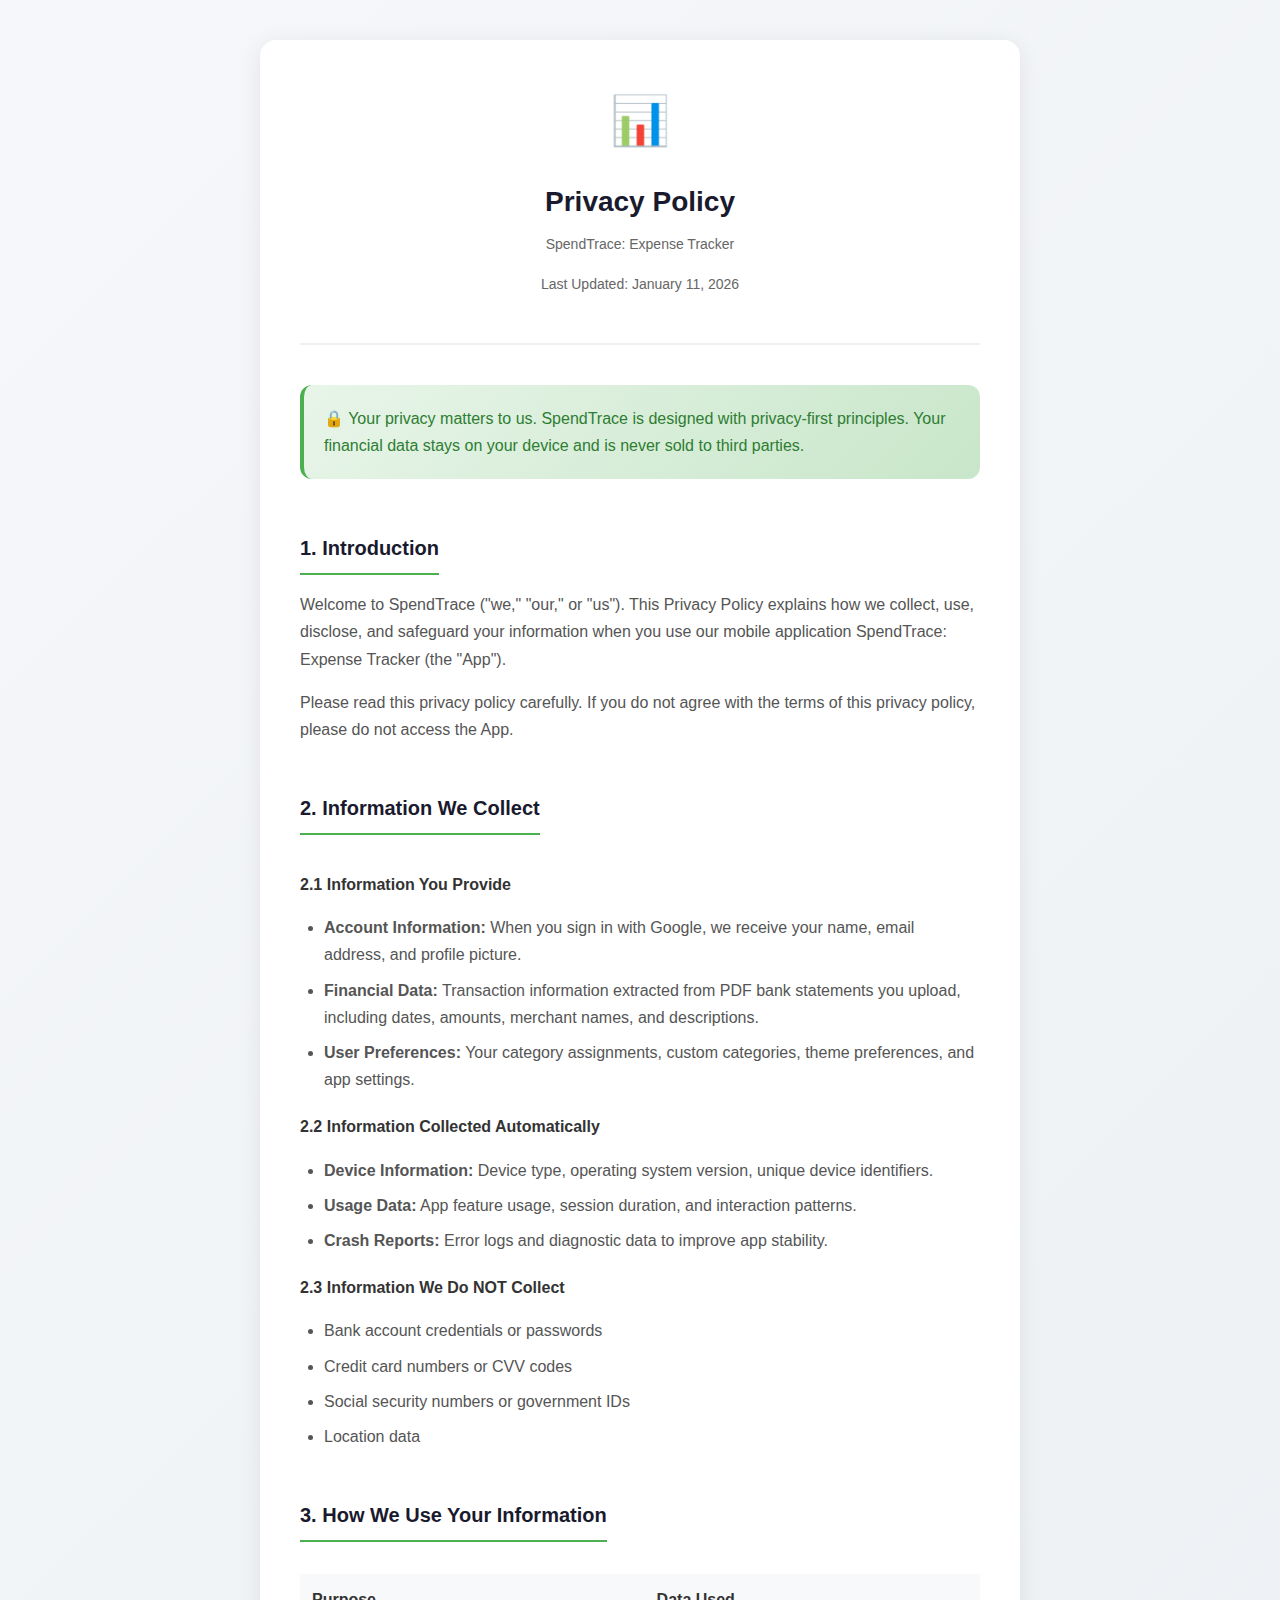
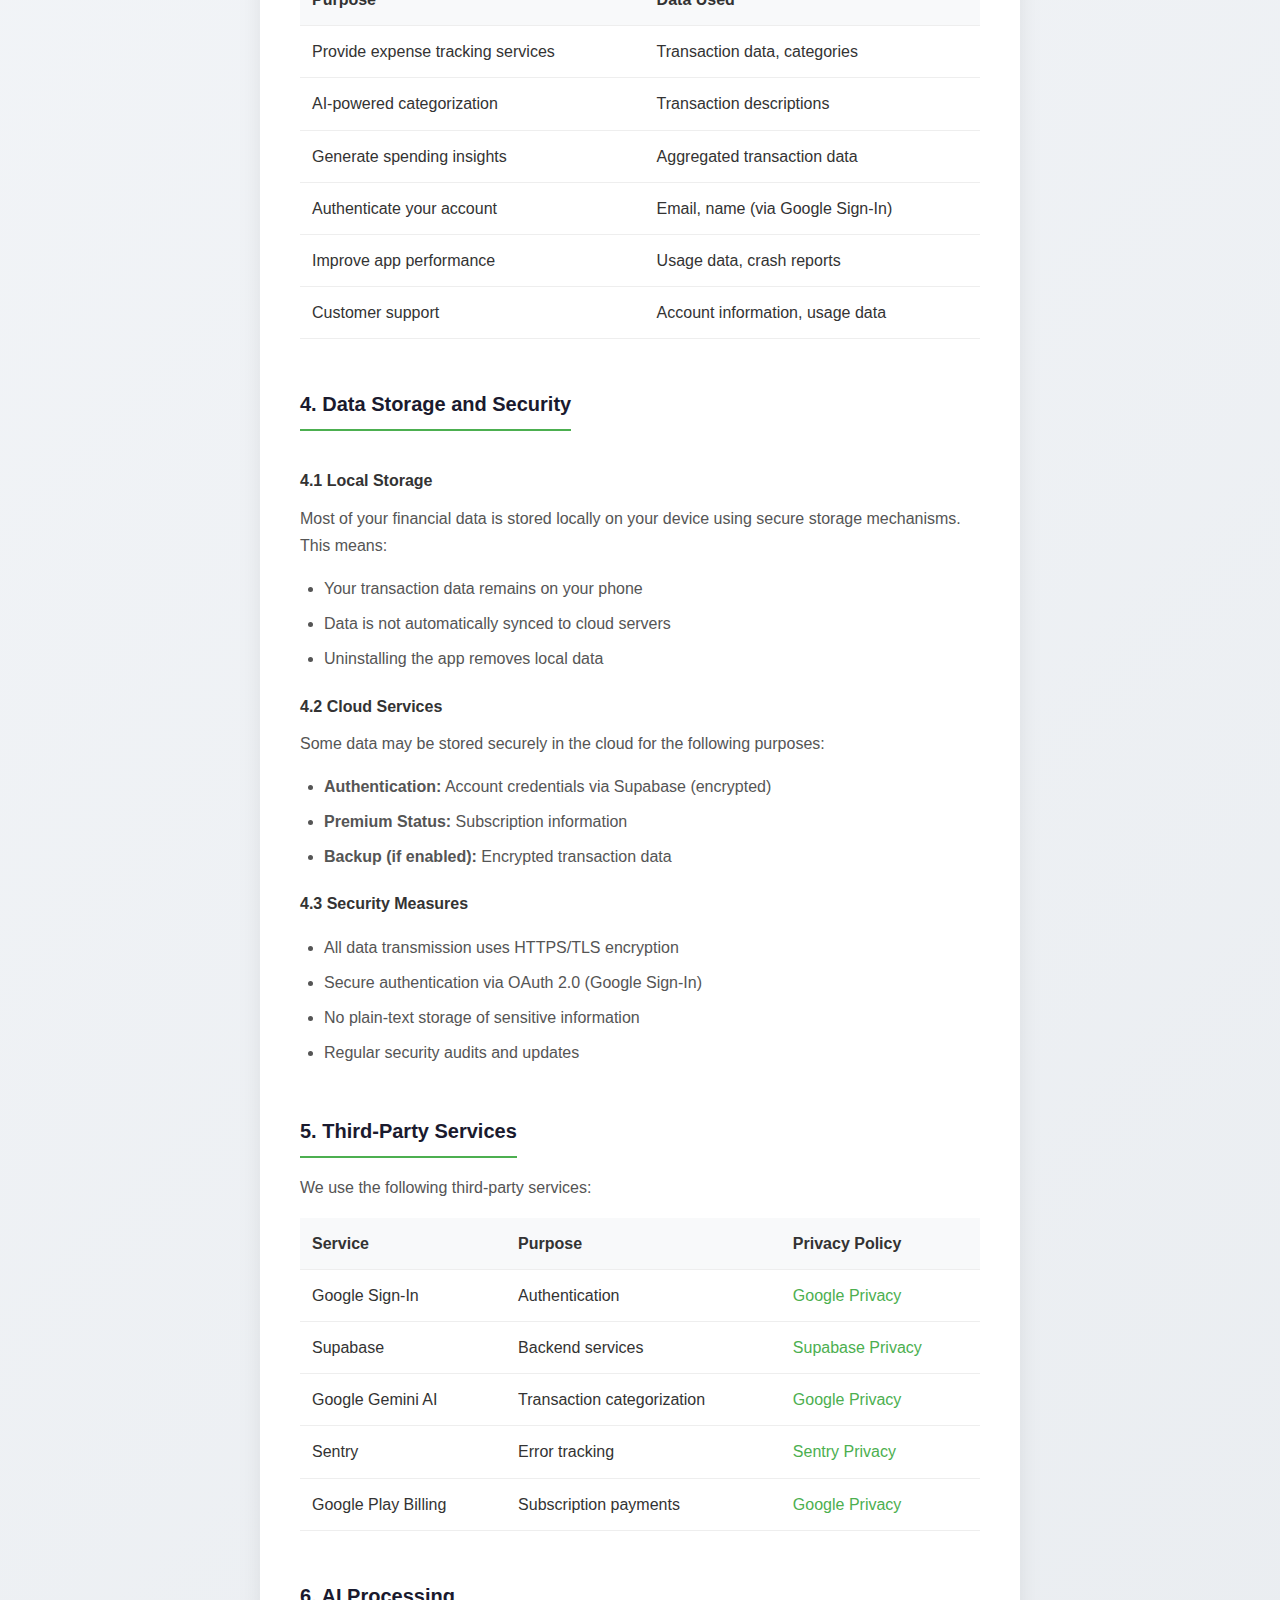
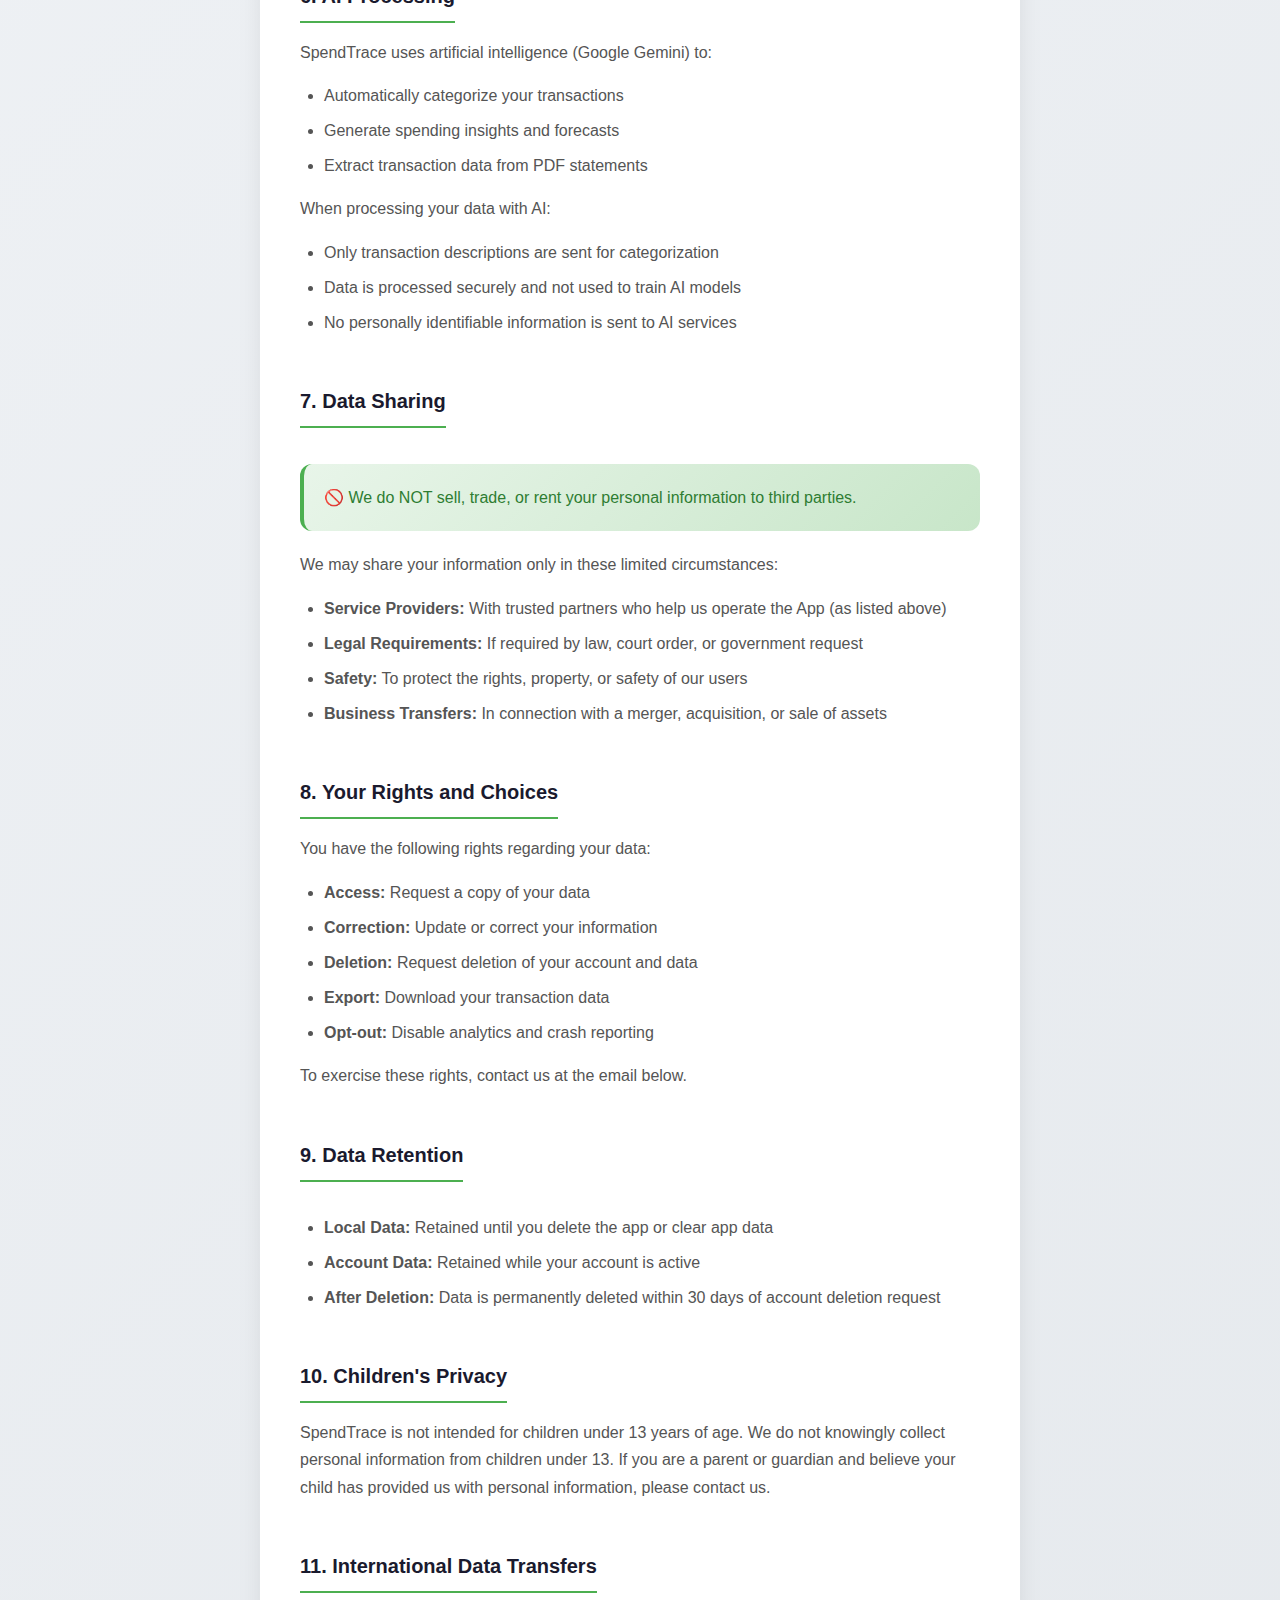
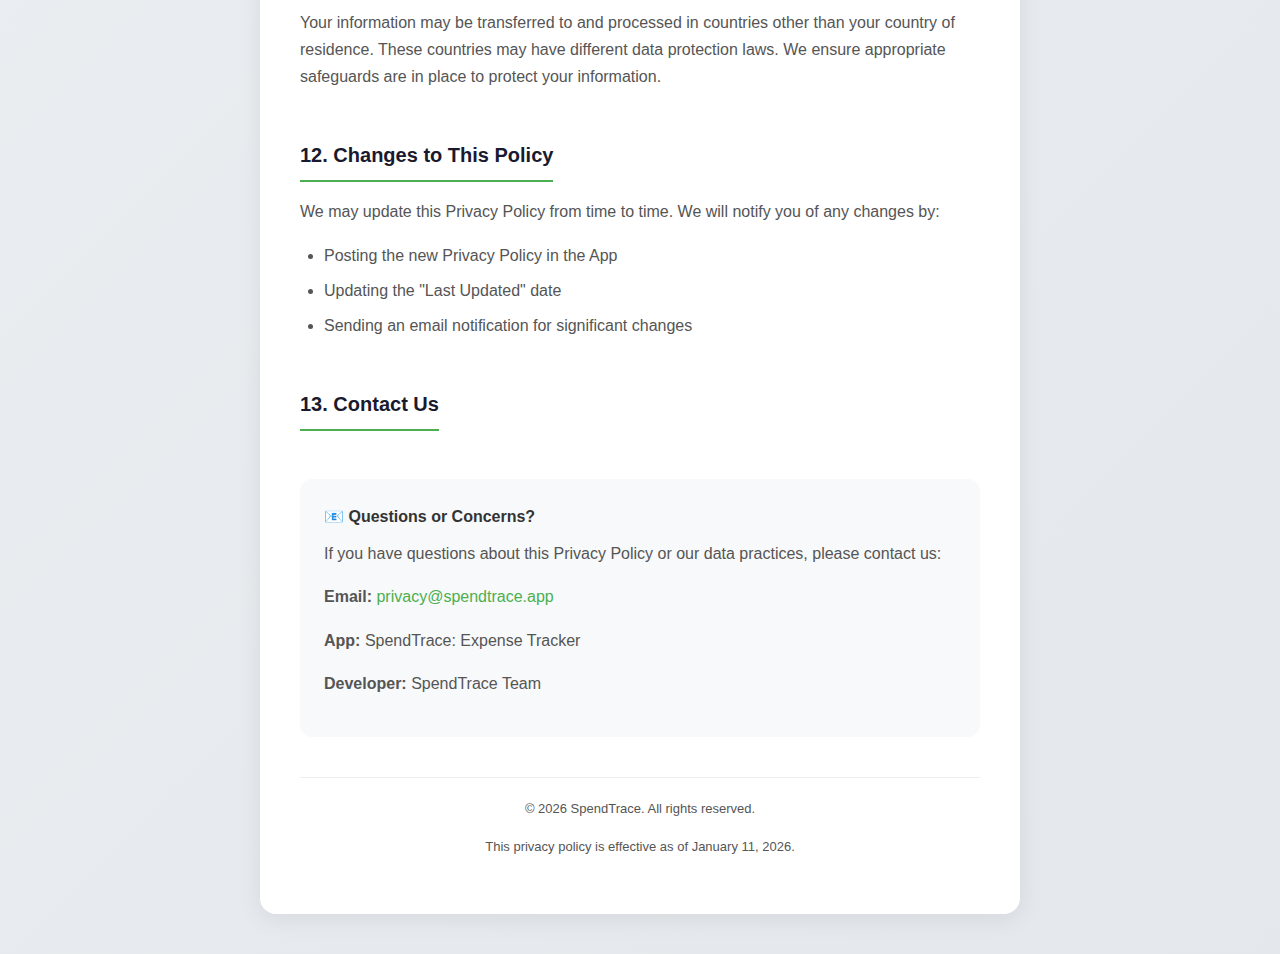
<file: spendtrace-legal/index.html>
<!DOCTYPE html>
<html lang="en">

<head>
    <meta charset="UTF-8">
    <meta name="viewport" content="width=device-width, initial-scale=1.0">
    <title>Privacy Policy - SpendTrace: Expense Tracker</title>
    <style>
        * {
            margin: 0;
            padding: 0;
            box-sizing: border-box;
        }

        body {
            font-family: -apple-system, BlinkMacSystemFont, 'Segoe UI', Roboto, Oxygen, Ubuntu, sans-serif;
            line-height: 1.7;
            color: #333;
            background: linear-gradient(135deg, #f5f7fa 0%, #e4e8ec 100%);
            min-height: 100vh;
        }

        .container {
            max-width: 800px;
            margin: 0 auto;
            padding: 40px 20px;
        }

        .card {
            background: white;
            border-radius: 16px;
            padding: 40px;
            box-shadow: 0 4px 24px rgba(0, 0, 0, 0.08);
        }

        .header {
            text-align: center;
            margin-bottom: 40px;
            padding-bottom: 30px;
            border-bottom: 2px solid #f0f0f0;
        }

        .logo {
            font-size: 48px;
            margin-bottom: 16px;
        }

        h1 {
            color: #1a1a2e;
            font-size: 28px;
            margin-bottom: 8px;
        }

        .subtitle {
            color: #666;
            font-size: 14px;
        }

        h2 {
            color: #1a1a2e;
            font-size: 20px;
            margin: 32px 0 16px 0;
            padding-bottom: 8px;
            border-bottom: 2px solid #4CAF50;
            display: inline-block;
        }

        h3 {
            color: #333;
            font-size: 16px;
            margin: 20px 0 10px 0;
        }

        p {
            margin-bottom: 16px;
            color: #555;
        }

        ul {
            margin: 16px 0;
            padding-left: 24px;
        }

        li {
            margin-bottom: 8px;
            color: #555;
        }

        .highlight {
            background: linear-gradient(135deg, #e8f5e9 0%, #c8e6c9 100%);
            padding: 20px;
            border-radius: 12px;
            margin: 20px 0;
            border-left: 4px solid #4CAF50;
        }

        .highlight p {
            margin: 0;
            color: #2e7d32;
            font-weight: 500;
        }

        .contact-box {
            background: #f8f9fa;
            padding: 24px;
            border-radius: 12px;
            margin-top: 32px;
        }

        .contact-box h3 {
            margin-top: 0;
        }

        a {
            color: #4CAF50;
            text-decoration: none;
        }

        a:hover {
            text-decoration: underline;
        }

        .footer {
            text-align: center;
            margin-top: 40px;
            padding-top: 20px;
            border-top: 1px solid #eee;
            color: #999;
            font-size: 13px;
        }

        table {
            width: 100%;
            border-collapse: collapse;
            margin: 16px 0;
        }

        th,
        td {
            padding: 12px;
            text-align: left;
            border-bottom: 1px solid #eee;
        }

        th {
            background: #f8f9fa;
            font-weight: 600;
            color: #333;
        }

        @media (max-width: 600px) {
            .card {
                padding: 24px;
            }

            h1 {
                font-size: 24px;
            }

            h2 {
                font-size: 18px;
            }
        }
    </style>
</head>

<body>
    <div class="container">
        <div class="card">
            <div class="header">
                <div class="logo">📊</div>
                <h1>Privacy Policy</h1>
                <p class="subtitle">SpendTrace: Expense Tracker</p>
                <p class="subtitle">Last Updated: January 11, 2026</p>
            </div>

            <div class="highlight">
                <p>🔒 Your privacy matters to us. SpendTrace is designed with privacy-first principles. Your financial
                    data stays on your device and is never sold to third parties.</p>
            </div>

            <h2>1. Introduction</h2>
            <p>Welcome to SpendTrace ("we," "our," or "us"). This Privacy Policy explains how we collect, use, disclose,
                and safeguard your information when you use our mobile application SpendTrace: Expense Tracker (the
                "App").</p>
            <p>Please read this privacy policy carefully. If you do not agree with the terms of this privacy policy,
                please do not access the App.</p>

            <h2>2. Information We Collect</h2>

            <h3>2.1 Information You Provide</h3>
            <ul>
                <li><strong>Account Information:</strong> When you sign in with Google, we receive your name, email
                    address, and profile picture.</li>
                <li><strong>Financial Data:</strong> Transaction information extracted from PDF bank statements you
                    upload, including dates, amounts, merchant names, and descriptions.</li>
                <li><strong>User Preferences:</strong> Your category assignments, custom categories, theme preferences,
                    and app settings.</li>
            </ul>

            <h3>2.2 Information Collected Automatically</h3>
            <ul>
                <li><strong>Device Information:</strong> Device type, operating system version, unique device
                    identifiers.</li>
                <li><strong>Usage Data:</strong> App feature usage, session duration, and interaction patterns.</li>
                <li><strong>Crash Reports:</strong> Error logs and diagnostic data to improve app stability.</li>
            </ul>

            <h3>2.3 Information We Do NOT Collect</h3>
            <ul>
                <li>Bank account credentials or passwords</li>
                <li>Credit card numbers or CVV codes</li>
                <li>Social security numbers or government IDs</li>
                <li>Location data</li>
            </ul>

            <h2>3. How We Use Your Information</h2>
            <table>
                <tr>
                    <th>Purpose</th>
                    <th>Data Used</th>
                </tr>
                <tr>
                    <td>Provide expense tracking services</td>
                    <td>Transaction data, categories</td>
                </tr>
                <tr>
                    <td>AI-powered categorization</td>
                    <td>Transaction descriptions</td>
                </tr>
                <tr>
                    <td>Generate spending insights</td>
                    <td>Aggregated transaction data</td>
                </tr>
                <tr>
                    <td>Authenticate your account</td>
                    <td>Email, name (via Google Sign-In)</td>
                </tr>
                <tr>
                    <td>Improve app performance</td>
                    <td>Usage data, crash reports</td>
                </tr>
                <tr>
                    <td>Customer support</td>
                    <td>Account information, usage data</td>
                </tr>
            </table>

            <h2>4. Data Storage and Security</h2>

            <h3>4.1 Local Storage</h3>
            <p>Most of your financial data is stored locally on your device using secure storage mechanisms. This means:
            </p>
            <ul>
                <li>Your transaction data remains on your phone</li>
                <li>Data is not automatically synced to cloud servers</li>
                <li>Uninstalling the app removes local data</li>
            </ul>

            <h3>4.2 Cloud Services</h3>
            <p>Some data may be stored securely in the cloud for the following purposes:</p>
            <ul>
                <li><strong>Authentication:</strong> Account credentials via Supabase (encrypted)</li>
                <li><strong>Premium Status:</strong> Subscription information</li>
                <li><strong>Backup (if enabled):</strong> Encrypted transaction data</li>
            </ul>

            <h3>4.3 Security Measures</h3>
            <ul>
                <li>All data transmission uses HTTPS/TLS encryption</li>
                <li>Secure authentication via OAuth 2.0 (Google Sign-In)</li>
                <li>No plain-text storage of sensitive information</li>
                <li>Regular security audits and updates</li>
            </ul>

            <h2>5. Third-Party Services</h2>
            <p>We use the following third-party services:</p>

            <table>
                <tr>
                    <th>Service</th>
                    <th>Purpose</th>
                    <th>Privacy Policy</th>
                </tr>
                <tr>
                    <td>Google Sign-In</td>
                    <td>Authentication</td>
                    <td><a href="https://policies.google.com/privacy" target="_blank">Google Privacy</a></td>
                </tr>
                <tr>
                    <td>Supabase</td>
                    <td>Backend services</td>
                    <td><a href="https://supabase.com/privacy" target="_blank">Supabase Privacy</a></td>
                </tr>
                <tr>
                    <td>Google Gemini AI</td>
                    <td>Transaction categorization</td>
                    <td><a href="https://policies.google.com/privacy" target="_blank">Google Privacy</a></td>
                </tr>
                <tr>
                    <td>Sentry</td>
                    <td>Error tracking</td>
                    <td><a href="https://sentry.io/privacy/" target="_blank">Sentry Privacy</a></td>
                </tr>
                <tr>
                    <td>Google Play Billing</td>
                    <td>Subscription payments</td>
                    <td><a href="https://policies.google.com/privacy" target="_blank">Google Privacy</a></td>
                </tr>
            </table>

            <h2>6. AI Processing</h2>
            <p>SpendTrace uses artificial intelligence (Google Gemini) to:</p>
            <ul>
                <li>Automatically categorize your transactions</li>
                <li>Generate spending insights and forecasts</li>
                <li>Extract transaction data from PDF statements</li>
            </ul>
            <p>When processing your data with AI:</p>
            <ul>
                <li>Only transaction descriptions are sent for categorization</li>
                <li>Data is processed securely and not used to train AI models</li>
                <li>No personally identifiable information is sent to AI services</li>
            </ul>

            <h2>7. Data Sharing</h2>
            <div class="highlight">
                <p>🚫 We do NOT sell, trade, or rent your personal information to third parties.</p>
            </div>
            <p>We may share your information only in these limited circumstances:</p>
            <ul>
                <li><strong>Service Providers:</strong> With trusted partners who help us operate the App (as listed
                    above)</li>
                <li><strong>Legal Requirements:</strong> If required by law, court order, or government request</li>
                <li><strong>Safety:</strong> To protect the rights, property, or safety of our users</li>
                <li><strong>Business Transfers:</strong> In connection with a merger, acquisition, or sale of assets
                </li>
            </ul>

            <h2>8. Your Rights and Choices</h2>
            <p>You have the following rights regarding your data:</p>
            <ul>
                <li><strong>Access:</strong> Request a copy of your data</li>
                <li><strong>Correction:</strong> Update or correct your information</li>
                <li><strong>Deletion:</strong> Request deletion of your account and data</li>
                <li><strong>Export:</strong> Download your transaction data</li>
                <li><strong>Opt-out:</strong> Disable analytics and crash reporting</li>
            </ul>
            <p>To exercise these rights, contact us at the email below.</p>

            <h2>9. Data Retention</h2>
            <ul>
                <li><strong>Local Data:</strong> Retained until you delete the app or clear app data</li>
                <li><strong>Account Data:</strong> Retained while your account is active</li>
                <li><strong>After Deletion:</strong> Data is permanently deleted within 30 days of account deletion
                    request</li>
            </ul>

            <h2>10. Children's Privacy</h2>
            <p>SpendTrace is not intended for children under 13 years of age. We do not knowingly collect personal
                information from children under 13. If you are a parent or guardian and believe your child has provided
                us with personal information, please contact us.</p>

            <h2>11. International Data Transfers</h2>
            <p>Your information may be transferred to and processed in countries other than your country of residence.
                These countries may have different data protection laws. We ensure appropriate safeguards are in place
                to protect your information.</p>

            <h2>12. Changes to This Policy</h2>
            <p>We may update this Privacy Policy from time to time. We will notify you of any changes by:</p>
            <ul>
                <li>Posting the new Privacy Policy in the App</li>
                <li>Updating the "Last Updated" date</li>
                <li>Sending an email notification for significant changes</li>
            </ul>

            <h2>13. Contact Us</h2>
            <div class="contact-box">
                <h3>📧 Questions or Concerns?</h3>
                <p>If you have questions about this Privacy Policy or our data practices, please contact us:</p>
                <p><strong>Email:</strong> <a href="mailto:privacy@spendtrace.app">privacy@spendtrace.app</a></p>
                <p><strong>App:</strong> SpendTrace: Expense Tracker</p>
                <p><strong>Developer:</strong> SpendTrace Team</p>
            </div>

            <div class="footer">
                <p>© 2026 SpendTrace. All rights reserved.</p>
                <p>This privacy policy is effective as of January 11, 2026.</p>
            </div>
        </div>
    </div>
</body>

</html>
</file>
